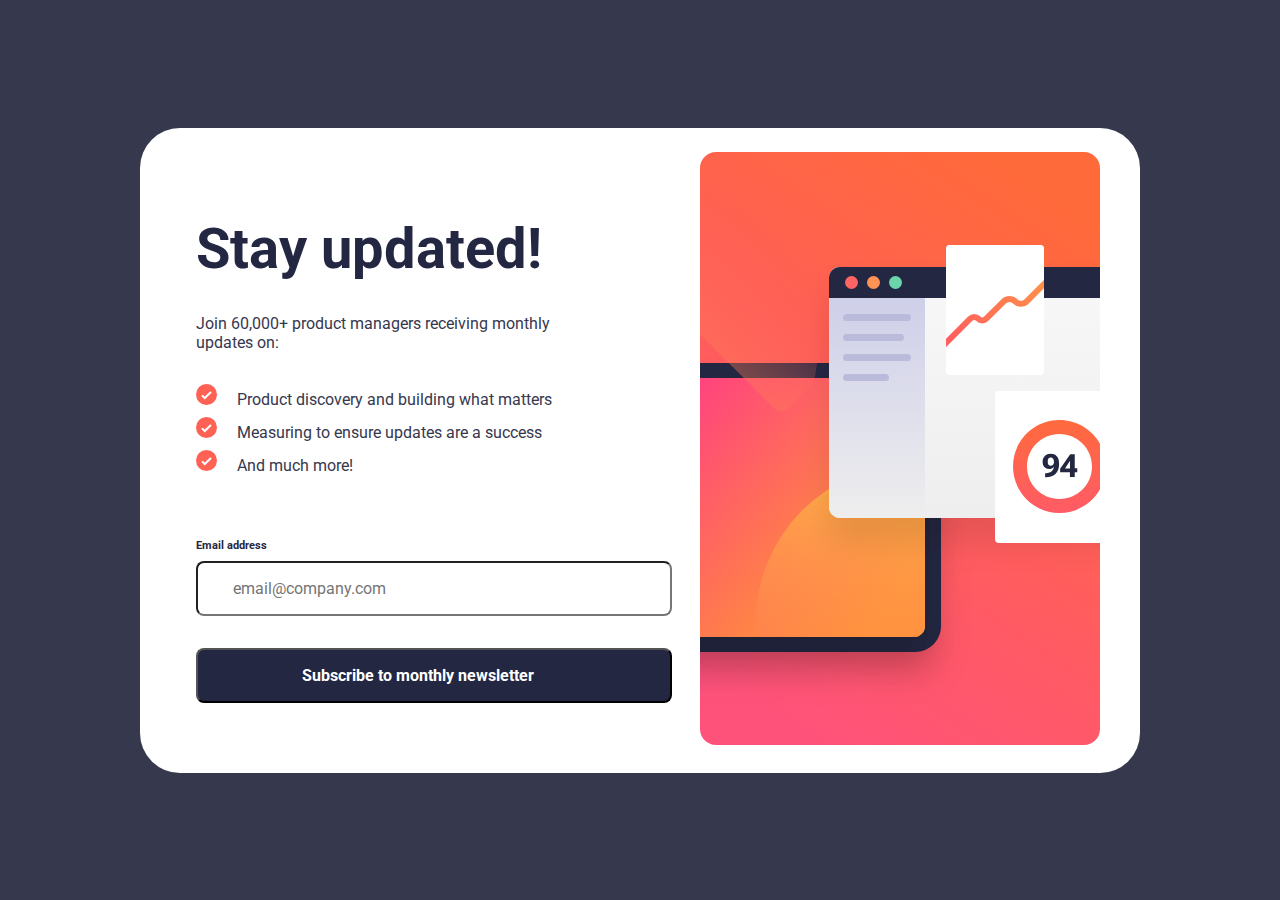
<file: index.html>
<!DOCTYPE html>
<html lang="en">
  <head>
    <meta charset="UTF-8" />
    <meta name="viewport" content="width=device-width, initial-scale=1.0" />
    <!-- displays site properly based on user's device -->

    <link
      rel="icon"
      type="image/png"
      sizes="32x32"
      href="./assets/images/favicon-32x32.png"
    />
    <link rel="preconnect" href="https://fonts.googleapis.com" />
    <link rel="preconnect" href="https://fonts.gstatic.com" crossorigin />
    <link
    href="https://fonts.googleapis.com/css2?family=Roboto:wght@400;700&display=swap"
    rel="stylesheet"
    />
    <link rel="stylesheet" href="style.css" />
    <link rel="stylesheet" href="responsive_style.css" />
    <title>
      Frontend Mentor | Newsletter sign-up form with success message
    </title>
  </head>

  <body>
    <div class="newsletter">
      <div class="newsletter_body">
        <h1>Stay updated!</h1>
        <p>Join 60,000+ product managers receiving monthly updates on:</p>
        <ul>
          <li>
            <svg
              xmlns="http://www.w3.org/2000/svg"
              width="21"
              height="21"
              viewBox="0 0 21 21"
            >
              <g fill="none">
                <circle cx="10.5" cy="10.5" r="10.5" fill="#FF6155" />
                <path
                  stroke="#FFF"
                  stroke-width="2"
                  d="M6 11.381 8.735 14 15 8"
                />
              </g>
            </svg>
            Product discovery and building what matters
          </li>

          <li>
            <svg
              xmlns="http://www.w3.org/2000/svg"
              width="21"
              height="21"
              viewBox="0 0 21 21"
            >
              <g fill="none">
                <circle cx="10.5" cy="10.5" r="10.5" fill="#FF6155" />
                <path
                  stroke="#FFF"
                  stroke-width="2"
                  d="M6 11.381 8.735 14 15 8"
                />
              </g>
            </svg>
            Measuring to ensure updates are a success
          </li>

          <li>
            <svg
              xmlns="http://www.w3.org/2000/svg"
              width="21"
              height="21"
              viewBox="0 0 21 21"
            >
              <g fill="none">
                <circle cx="10.5" cy="10.5" r="10.5" fill="#FF6155" />
                <path
                  stroke="#FFF"
                  stroke-width="2"
                  d="M6 11.381 8.735 14 15 8"
                />
              </g>
            </svg>
            And much more!
          </li>
        </ul>

        <form action="success_msg.html" onsubmit="return monthly_sub()">
          <h6 style="display: inline-block">Email address</h6>
          <span class="error_msg" id="error_msg"></span>

          <input type="email" placeholder="email@company.com" id="email" />
          <input type="submit" value="Subscribe to monthly newsletter" onclick="" />
        </form>
        <script></script>
      </div>

      <!-- newsletter image -->
      <div class="newsletter_image">
        <svg
          xmlns="http://www.w3.org/2000/svg"
          xmlns:xlink="http://www.w3.org/1999/xlink"
          width="400"
          height="593"
          viewBox="0 0 400 593"
        >
          <defs>
            <linearGradient id="b" x1="72.75%" x2="27.25%" y1="0%" y2="100%">
              <stop offset="0%" stop-color="#FF6A3A" />
              <stop offset="100%" stop-color="#FF527B" />
            </linearGradient>
            <linearGradient
              id="h"
              x1="22.319%"
              x2="99.127%"
              y1="28.497%"
              y2="70.858%"
            >
              <stop offset="0%" stop-color="#FF3E83" />
              <stop offset="100%" stop-color="#FF9F2E" />
            </linearGradient>
            <linearGradient id="k" x1="50%" x2="50%" y1="0%" y2="100%">
              <stop offset="0%" stop-color="#FFB443" />
              <stop offset="100%" stop-color="#FF5B64" stop-opacity="0" />
            </linearGradient>
            <linearGradient id="o" x1="50%" x2="50%" y1="0%" y2="100%">
              <stop offset="0%" stop-color="#F8F8F8" />
              <stop offset="100%" stop-color="#EEE" />
            </linearGradient>
            <linearGradient id="p" x1="50%" x2="50%" y1="0%" y2="100%">
              <stop offset="0%" stop-color="#CACBE8" />
              <stop offset="100%" stop-color="#EEE" />
              <stop offset="100%" stop-color="#CACBE8" />
            </linearGradient>
            <linearGradient
              id="r"
              x1="97.791%"
              x2="7.729%"
              y1="26.944%"
              y2="71.879%"
            >
              <stop offset="0%" stop-color="#FF9049" />
              <stop offset="100%" stop-color="#FF5E5E" />
            </linearGradient>
            <linearGradient id="t" x1="50%" x2="50%" y1="0%" y2="100%">
              <stop offset="0%" stop-color="#FF6A3D" />
              <stop offset="100%" stop-color="#FF5B66" />
            </linearGradient>
            <path
              id="e"
              d="M0 26C0 11.64 11.64 0 26 0h381c14.36 0 26 11.64 26 26v237c0 14.36-11.64 26-26 26H26c-14.36 0-26-11.64-26-26V26Z"
            />
            <path
              id="g"
              d="M0 11C0 4.925 4.925 0 11 0h379c6.075 0 11 4.925 11 11v237c0 6.075-4.925 11-11 11H11c-6.075 0-11-4.925-11-11V11Z"
            />
            <path
              id="i"
              d="M0 11C0 4.925 4.925 0 11 0h379c6.075 0 11 4.925 11 11v237c0 6.075-4.925 11-11 11H11c-6.075 0-11-4.925-11-11V11Z"
            />
            <path
              id="n"
              d="M0 11C0 4.925 4.925 0 11 0h411c6.075 0 11 4.925 11 11v229c0 6.075-4.925 11-11 11H11c-6.075 0-11-4.925-11-11V11Z"
            />
            <path
              id="q"
              d="M0 4a4 4 0 0 1 4-4h90a4 4 0 0 1 4 4v122a4 4 0 0 1-4 4H4a4 4 0 0 1-4-4V4Z"
            />
            <filter
              id="d"
              width="127.7%"
              height="141.5%"
              x="-13.9%"
              y="-12.5%"
              filterUnits="objectBoundingBox"
            >
              <feOffset dy="24" in="SourceAlpha" result="shadowOffsetOuter1" />
              <feGaussianBlur
                in="shadowOffsetOuter1"
                result="shadowBlurOuter1"
                stdDeviation="16"
              />
              <feColorMatrix
                in="shadowBlurOuter1"
                values="0 0 0 0 0 0 0 0 0 0 0 0 0 0 0 0 0 0 0.100000001 0"
              />
            </filter>
            <filter
              id="f"
              width="129.9%"
              height="146.3%"
              x="-15%"
              y="-13.9%"
              filterUnits="objectBoundingBox"
            >
              <feOffset dy="24" in="SourceAlpha" result="shadowOffsetOuter1" />
              <feGaussianBlur
                in="shadowOffsetOuter1"
                result="shadowBlurOuter1"
                stdDeviation="16"
              />
              <feColorMatrix
                in="shadowBlurOuter1"
                values="0 0 0 0 0 0 0 0 0 0 0 0 0 0 0 0 0 0 0.100000001 0"
              />
            </filter>
            <filter
              id="j"
              width="129.9%"
              height="146.3%"
              x="-15%"
              y="-13.9%"
              filterUnits="objectBoundingBox"
            >
              <feOffset dy="24" in="SourceAlpha" result="shadowOffsetOuter1" />
              <feGaussianBlur
                in="shadowOffsetOuter1"
                result="shadowBlurOuter1"
                stdDeviation="16"
              />
              <feColorMatrix
                in="shadowBlurOuter1"
                values="0 0 0 0 0 0 0 0 0 0 0 0 0 0 0 0 0 0 0.100000001 0"
              />
            </filter>
            <filter
              id="m"
              width="127.7%"
              height="147.8%"
              x="-13.9%"
              y="-14.3%"
              filterUnits="objectBoundingBox"
            >
              <feOffset dy="24" in="SourceAlpha" result="shadowOffsetOuter1" />
              <feGaussianBlur
                in="shadowOffsetOuter1"
                result="shadowBlurOuter1"
                stdDeviation="16"
              />
              <feColorMatrix
                in="shadowBlurOuter1"
                values="0 0 0 0 0 0 0 0 0 0 0 0 0 0 0 0 0 0 0.100000001 0"
              />
            </filter>
            <rect id="a" width="400" height="593" x="0" y="0" rx="16" />
          </defs>
          <g fill="none" fill-rule="evenodd">
            <mask id="c" fill="#fff"><use xlink:href="#a" /></mask>
            <rect width="400" height="593" rx="16" />
            <path
              fill="url(#b)"
              fill-rule="nonzero"
              d="M0 0h400v593H0z"
              mask="url(#c)"
            />
            <g mask="url(#c)">
              <g fill-rule="nonzero" transform="translate(-192 211)">
                <use xlink:href="#e" fill="#000" filter="url(#d)" />
                <use xlink:href="#e" fill="#242742" />
              </g>
              <g transform="translate(-176 226)">
                <g fill-rule="nonzero">
                  <use xlink:href="#g" fill="#000" filter="url(#f)" />
                  <use xlink:href="#g" fill="url(#h)" />
                </g>
                <mask id="l" fill="#fff"><use xlink:href="#i" /></mask>
                <g fill-rule="nonzero">
                  <use xlink:href="#i" fill="#000" filter="url(#j)" />
                  <use xlink:href="#i" fill="url(#h)" />
                </g>
                <circle
                  cx="390"
                  cy="244"
                  r="158"
                  fill="url(#k)"
                  fill-rule="nonzero"
                  mask="url(#l)"
                />
                <circle
                  cx="136.446"
                  cy="-34.554"
                  r="158"
                  fill="url(#k)"
                  fill-rule="nonzero"
                  mask="url(#l)"
                  transform="rotate(-135 136.446 -34.554)"
                />
              </g>
              <g fill-rule="nonzero" transform="translate(129 115)">
                <use xlink:href="#n" fill="#000" filter="url(#m)" />
                <use xlink:href="#n" fill="url(#o)" />
                <path
                  fill="url(#p)"
                  d="M0 11C0 4.925 4.925 0 11 0h85v251H11c-6.075 0-11-4.925-11-11V11Z"
                />
                <path
                  fill="#BABBDB"
                  d="M14 50.5a3.5 3.5 0 0 1 3.5-3.5h61a3.5 3.5 0 0 1 0 7h-61a3.5 3.5 0 0 1-3.5-3.5Zm0 20a3.5 3.5 0 0 1 3.5-3.5h54a3.5 3.5 0 0 1 0 7h-54a3.5 3.5 0 0 1-3.5-3.5Zm0 20a3.5 3.5 0 0 1 3.5-3.5h61a3.5 3.5 0 0 1 0 7h-61a3.5 3.5 0 0 1-3.5-3.5Zm0 20a3.5 3.5 0 0 1 3.5-3.5h39a3.5 3.5 0 1 1 0 7h-39a3.5 3.5 0 0 1-3.5-3.5Z"
                />
                <path
                  fill="#242742"
                  d="M0 11C0 4.925 4.925 0 11 0h411c6.075 0 11 4.925 11 11v20H0V11Z"
                />
                <g transform="translate(16 9)">
                  <circle cx="6.5" cy="6.5" r="6.5" fill="#FF6464" />
                  <circle cx="28.5" cy="6.5" r="6.5" fill="#FF9255" />
                  <circle cx="50.5" cy="6.5" r="6.5" fill="#6BD4A8" />
                </g>
              </g>
              <g transform="translate(246 93)">
                <path
                  fill="#FFF"
                  fill-rule="nonzero"
                  d="M0 4a4 4 0 0 1 4-4h90a4 4 0 0 1 4 4v122a4 4 0 0 1-4 4H4a4 4 0 0 1-4-4V4Z"
                />
                <mask id="s" fill="#fff"><use xlink:href="#q" /></mask>
                <use xlink:href="#q" fill="#FFF" fill-rule="nonzero" />
                <path
                  fill="url(#r)"
                  fill-rule="nonzero"
                  d="M108.12 28.878a3 3 0 0 1 .002 4.243L82.847 58.41c-4.348 4.351-11.4 4.351-15.749 0a5.132 5.132 0 0 0-7.26 0L42.406 75.853a8.668 8.668 0 0 1-12.262 0 2.668 2.668 0 0 0-3.774 0l-32.248 32.268a3 3 0 1 1-4.244-4.242l32.248-32.267a8.668 8.668 0 0 1 12.262 0 2.668 2.668 0 0 0 3.774 0L55.594 54.17c4.348-4.35 11.4-4.35 15.748 0a5.132 5.132 0 0 0 7.26 0l25.276-25.29a3 3 0 0 1 4.243-.002Z"
                  mask="url(#s)"
                />
                <path
                  fill="#FFF"
                  fill-rule="nonzero"
                  d="M49 150a4 4 0 0 1 4-4h120a4 4 0 0 1 4 4v144a4 4 0 0 1-4 4H53a4 4 0 0 1-4-4V150Z"
                />
                <path
                  fill="url(#t)"
                  d="M46.5 79C64.45 79 79 64.45 79 46.5S64.45 14 46.5 14 14 28.55 14 46.5 28.55 79 46.5 79Zm0 14C72.181 93 93 72.181 93 46.5S72.181 0 46.5 0 0 20.819 0 46.5 20.819 93 46.5 93Z"
                  transform="translate(67 175)"
                />
                <path
                  fill="#242742"
                  fill-rule="nonzero"
                  d="M96.61 216.72c0 2.27.589 4.067 1.766 5.39 1.177 1.313 2.78 1.969 4.812 1.969 1.886 0 3.36-.672 4.422-2.016 1.073-1.344 1.61-3.02 1.61-5.031h-1.172c0 1.146-.318 2.057-.954 2.734-.635.677-1.427 1.016-2.375 1.016-1.01 0-1.76-.339-2.25-1.016-.49-.687-.734-1.692-.734-3.015 0-1.51.245-2.594.734-3.25.5-.667 1.24-1 2.22-1 1.051 0 1.869.432 2.452 1.297.584.864.875 2.411.875 4.64l.14.625c0 3.302-.723 5.646-2.171 7.031-1.448 1.386-3.495 2.073-6.14 2.063h-.704v3.969h.813c4.25-.042 7.495-1.193 9.734-3.453 2.25-2.271 3.375-5.329 3.375-9.172v-.813c0-3.458-.776-5.958-2.328-7.5-1.552-1.552-3.557-2.328-6.016-2.328-2.468 0-4.437.714-5.906 2.14-1.469 1.428-2.203 3.334-2.203 5.72ZM123.923 232h4.828v-22.75h-4.516l-10.11 14.563v3.438h17.141v-3.891h-4.937l-.813.078h-6.5l4.828-7.562h.157v9.593l-.079.547v5.985Z"
                />
              </g>
            </g>
          </g>
        </svg>
      </div>
    </div>
    <script src="script.js"></script>
  </body>
</html>
</file>
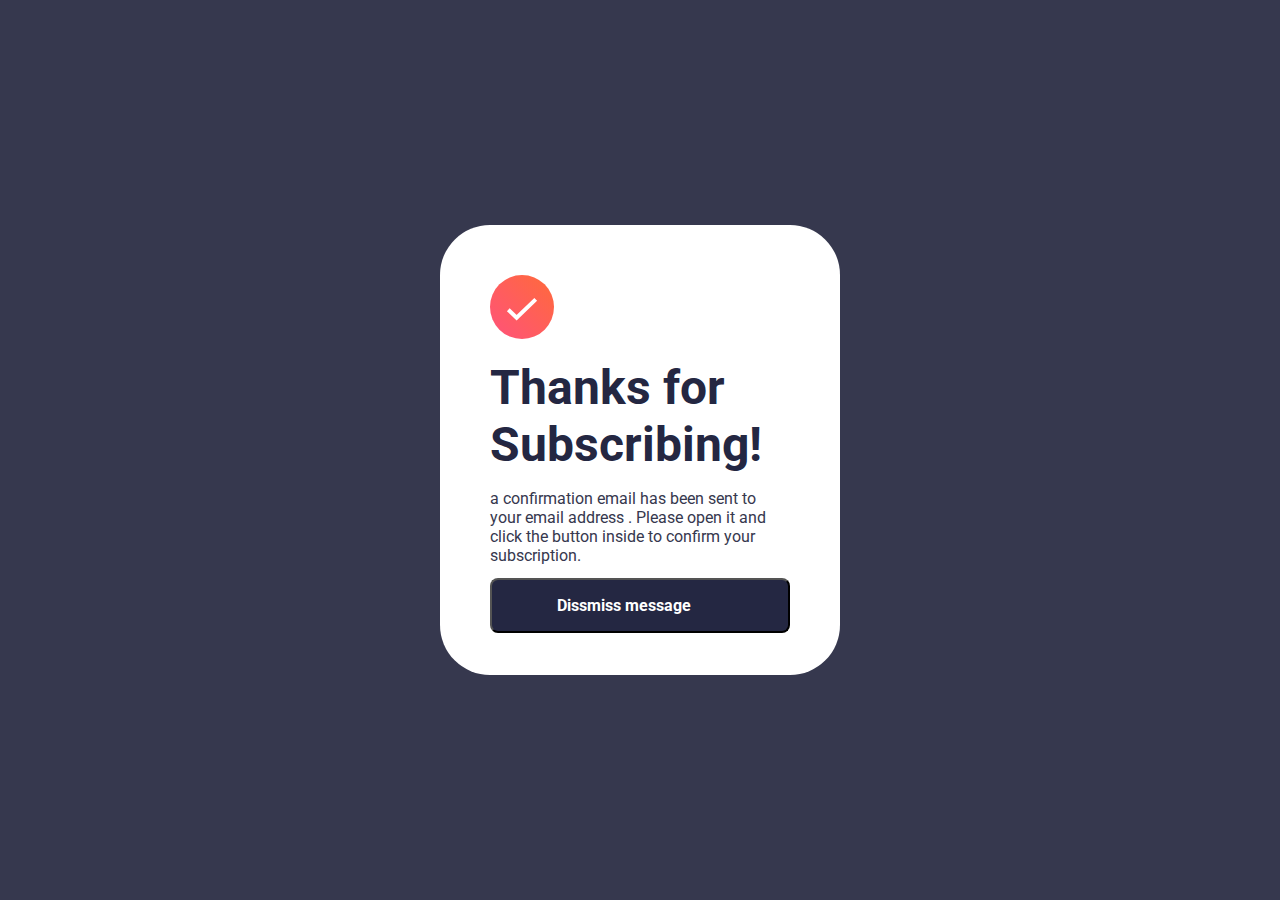
<file: success_msg.html>
<!DOCTYPE html>
<html lang="en">
  <head>
    <meta charset="UTF-8" />
    <meta name="viewport" content="width=device-width, initial-scale=1.0" />
    <!-- displays site properly based on user's device -->

    <link
      rel="icon"
      type="image/png"
      sizes="32x32"
      href="./assets/images/favicon-32x32.png"
    />
    <link rel="stylesheet" href="style.css" />
    <link rel="stylesheet" href="responsive_style.css" />
    <link rel="preconnect" href="https://fonts.googleapis.com" />
    <link rel="preconnect" href="https://fonts.gstatic.com" crossorigin />
    <link
      href="https://fonts.googleapis.com/css2?family=Roboto:wght@400;700&display=swap"
      rel="stylesheet"
    />
    <title>Frontend Mentor | Newsletter sign-up masseage</title>
  </head>

  <body>
    <div class="success_msg">
      <div class="success_msg_body">
        <svg
          xmlns="http://www.w3.org/2000/svg"
          width="64"
          height="64"
          viewBox="0 0 64 64"
        >
          <defs>
            <linearGradient id="a" x1="100%" x2="0%" y1="0%" y2="100%">
              <stop offset="0%" stop-color="#FF6A3A" />
              <stop offset="100%" stop-color="#FF527B" />
            </linearGradient>
          </defs>
          <g fill="none">
            <circle cx="32" cy="32" r="32" fill="url(#a)" />
            <path
              stroke="#FFF"
              stroke-width="4"
              d="m18.286 34.686 8.334 7.98 19.094-18.285"
            />
          </g>
        </svg>
        <h1>Thanks for Subscribing!</h1>
        <p>
          a confirmation email has been sent to your email address . Please open
          it and click the button inside to confirm your subscription.
        </p>
        <button type="button"><a href="index.html">Dissmiss message</a></button>
      </div>
    </div>

    <script src="script.js"></script>
  </body>
</html>
</file>
<file: style.css>
*,
*::after,
*::before {
  margin: 0;
  padding: 0;
  box-sizing: border-box;
  -webkit-box-sizing: border-box;
  list-style: none;
  text-decoration: none;
}
:root {
  --primary_color: hsl(4, 100%, 67%);
  --Dark_Slate_Grey: hsl(234, 29%, 20%);
  --Charcoal_Grey: hsl(235, 18%, 26%);
  --Grey: hsl(231, 7%, 60%);
  --White: hsl(0, 0%, 100%);
}
html,
body {
  height: 100%;
}
body {
  background-color: var(--Charcoal_Grey);
  font-family: "Roboto", sans-serif;
  display: flex;
  justify-content: center;
  align-items: center;
}
h1,
h2,
h3,
h4,
h5,
h6 {
  font-weight: 700;
  color: var(--Dark_Slate_Grey);
}
ul,
li {
  color: var(--Charcoal_Grey);
}
svg {
  margin-right: 1rem;
}
p {
  font-size: 1rem;
  font-family: "Roboto", sans-serif;
  color: var(--Charcoal_Grey);
}
.newsletter {
  width: 1000px;
  height: auto;
  background-color: var(--White);
  padding: 1.5rem;
  border-radius: 40px;
}
.newsletter_body {
  text-align: left;
  width: 50%;
  float: left;
}
.newsletter_body h1 {
  margin: 2rem;
  font-size: 3.5rem;
  padding-top: 2rem;
}
.newsletter_body p {
  margin: 2rem;
}
.newsletter_body ul {
  margin: 2rem;
}
.newsletter_body li {
  margin-bottom: 0.5rem;
}
.newsletter_body h6 {
  margin: 2rem 0 0 2rem;
}
.newsletter .error_msg {
  text-align: right;
  margin-left: 45%;
}
.newsletter_body input[type] {
  background-color: var(--White);
  color: var(--Grey);
  padding: 1rem 35px;
  margin: 1rem 0;
  width: 100%;
  border-radius: 0.5rem;
  font-family: "Roboto", sans-serif;
  margin: 0.5rem 0 0 2rem;
  font-size: 1rem;
  font-weight: 400;
  text-align: left;
}

.newsletter_body input[type="submit"] {
  background-color: var(--Dark_Slate_Grey);
  color: var(--White);
  padding: 1rem 2rem 1rem 0;
  margin: 1rem 0;
  width: 100%;
  border-radius: 0.5rem;
  cursor: pointer;
  text-align: left;
  margin: 2rem;
  text-align: center;
  font-family: "Roboto", sans-serif;
  font-weight: 700;
  font-size: 1rem;
}
.newsletter_body input[type="submit"]:hover {
  color: var(--White);
  background: linear-gradient(to right, rgb(255, 82, 118), rgb(253, 107, 58));
  border-top-color: rgb(255, 82, 118);
  border-bottom-color: rgb(255, 82, 118);
  border-right-color: rgba(253, 107, 58, 0.6);
  border-left-color: rgb(255, 82, 118);
}
.newsletter_image {
  text-align: right;
  width: 50%;
  float: right;
}

/* success msg css */

.success_msg {
  width: 400px;
  height: 450px;
  background-color: var(--White);
  border-radius: 50px;
  padding: 50px;
}
.success_msg h1 {
  font-size: 3rem;
  margin: 1rem 0;
}
.success_msg p {
  font-family: "Roboto", sans-serif;
  font-size: 1rem;
  margin: 0.8em 0;
}
.success_msg button[type="button"] {
  background-color: var(--Dark_Slate_Grey);
  color: var(--White);
  padding: 1rem 2rem 1rem 0;
  width: 100%;
  border-radius: 0.5rem;
  cursor: pointer;
  text-align: left;
  text-align: center;
  font-family: "Roboto", sans-serif;
  font-weight: 700;
  font-size: 1rem;
}
.success_msg button[type="button"] a {
  color: var(--White);
}
.success_msg button[type="button"]:hover {
  color: var(--White);
  background: linear-gradient(to right, rgb(255, 82, 118), rgb(253, 107, 58));
  border-top-color: rgb(255, 82, 118);
  border-bottom-color: rgb(255, 82, 118);
  border-right-color: rgba(253, 107, 58, 0.6);
  border-left-color: rgb(255, 82, 118);
}
.success_msg button[type="button"] a:hover {
  color: var(--White);
}
</file>
<file: responsive_style.css>
@media (max-width: 500px) {
  .newsletter {
    width: 96%;
    height: auto;
    background-color: var(--White);
    padding: 1.5rem;
    border-radius: 40px;
    margin: 2%;
  }
  .newsletter_image {
    display: flex;
    width: 100%;
    justify-content: start;
    align-items: start;
  }
  .newsletter_body {
    text-align: left;
    width: 100%;
    display: block;
    float: left;
  }
  .newsletter_body input[type] {
    margin: 0.2rem 0 0.2rem 0;
  }

  /* success msg css */

  .success_msg {
    width: 100%;
    height: 100%;
    background-color: var(--White);
    padding: 10%;
    border-radius: 0;
    position: relative;
  }
  .success_msg .success_msg_body {
    margin-top: 40%;
  }
  .success_msg h1,
  .success_msg p,
  .success_msg svg {
    margin-bottom: 2rem;
  }
  .success_msg button[type="button"] {
    position: absolute;
    bottom: 10%;
    left: 5%;
    right: 5%;
    width: 90%;
  }
}
</file>
